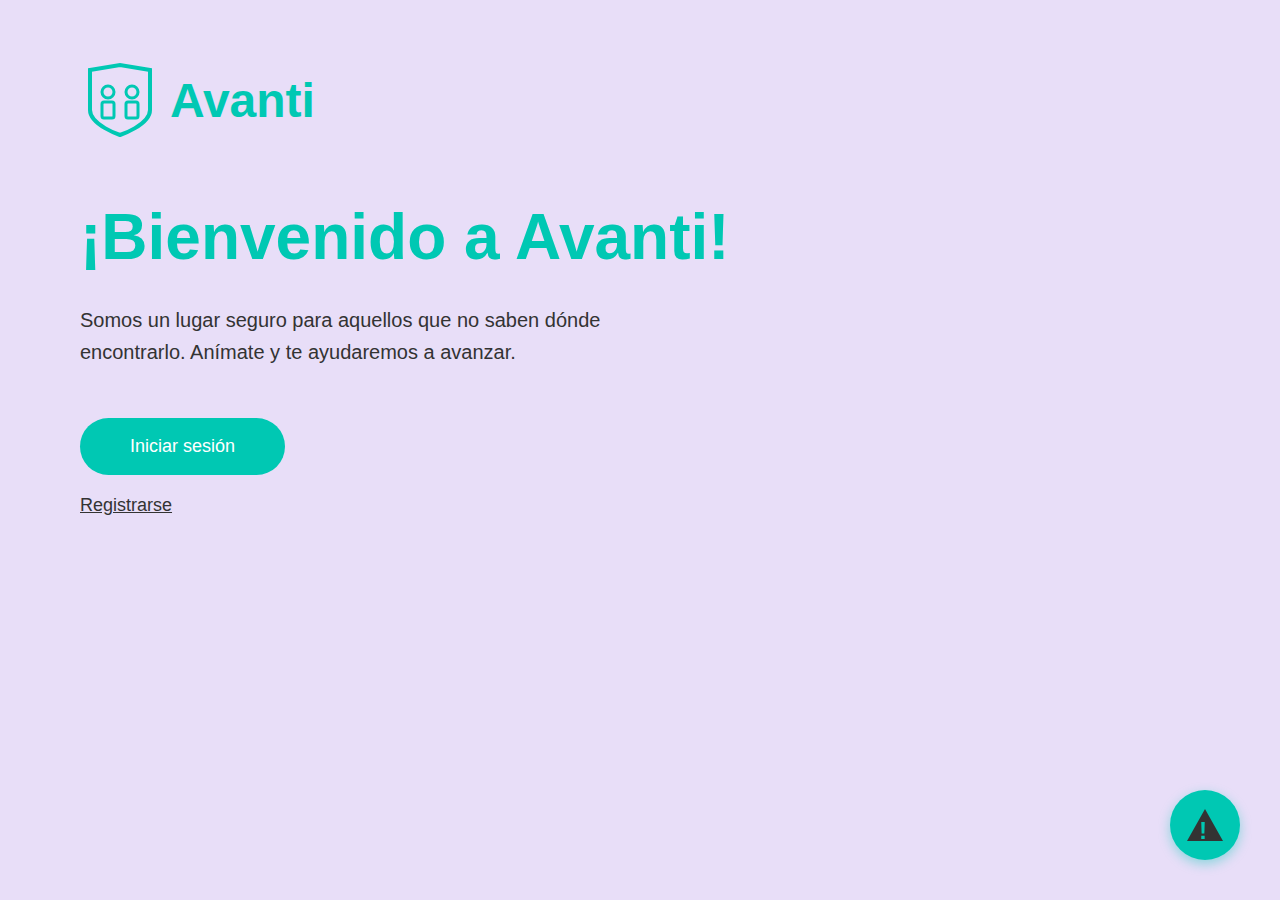
<file: avanti_practica/avanti_practica/templates/login.html>
<!DOCTYPE html>
<html lang="es">
<head>
    <meta charset="UTF-8">
    <meta name="viewport" content="width=device-width, initial-scale=1.0">
    <title>Avanti - Página de Inicio</title>
    <style>
        * {
            margin: 0;
            padding: 0;
            box-sizing: border-box;
        }

        body {
            font-family: -apple-system, BlinkMacSystemFont, 'Segoe UI', Roboto, Oxygen, Ubuntu, Cantarell, sans-serif;
            background-color: #E8DEF8;
            min-height: 100vh;
        }

        .browser-bar {
            background-color: #fff;
            padding: 12px 20px;
            border-bottom: 3px solid #00C8B3;
            display: flex;
            align-items: center;
            gap: 15px;
        }

        .browser-controls {
            display: flex;
            gap: 10px;
            padding: 8px;
            border: 2px dashed #ccc;
            border-radius: 4px;
        }

        .control-btn {
            width: 24px;
            height: 24px;
            background: none;
            border: none;
            cursor: pointer;
            font-size: 18px;
            color: #666;
        }

        .url-bar {
            flex: 1;
            padding: 10px 15px;
            border: 2px dashed #00C8B3;
            border-radius: 4px;
            font-size: 14px;
            background-color: white;
            display: flex;
            align-items: center;
            gap: 8px;
        }

        .lock-icon {
            color: #666;
        }

        .user-icon {
            width: 40px;
            height: 40px;
            background-color: #888;
            border-radius: 50%;
            display: flex;
            align-items: center;
            justify-content: center;
            color: white;
            font-weight: bold;
        }

        .menu-icon {
            width: 40px;
            height: 40px;
            display: flex;
            flex-direction: column;
            align-items: center;
            justify-content: center;
            gap: 4px;
            border: 2px dashed #ccc;
            border-radius: 4px;
            cursor: pointer;
        }

        .menu-dot {
            width: 5px;
            height: 5px;
            background-color: #666;
            border-radius: 50%;
        }

        .container {
            max-width: 1200px;
            margin: 0 auto;
            padding: 60px 40px;
        }

        .logo {
            display: flex;
            align-items: center;
            gap: 10px;
            margin-bottom: 60px;
        }

        .logo-icon {
            width: 80px;
            height: 80px;
            position: relative;
        }

        .shield {
            width: 100%;
            height: 100%;
            border: 4px solid #00C8B3;
            border-radius: 12px 12px 20px 20px;
            position: relative;
            display: flex;
            align-items: center;
            justify-content: center;
        }

        .people {
            display: flex;
            gap: 4px;
        }

        .person {
            width: 20px;
            height: 20px;
            border: 3px solid #00C8B3;
            border-radius: 50%;
        }

        .person-body {
            width: 16px;
            height: 16px;
            border: 3px solid #00C8B3;
            border-radius: 4px;
            margin-top: 2px;
        }

        .logo-text {
            font-size: 48px;
            font-weight: bold;
            color: #00C8B3;
        }

        .welcome-title {
            font-size: 64px;
            font-weight: bold;
            color: #00C8B3;
            margin-bottom: 30px;
        }

        .welcome-text {
            font-size: 20px;
            color: #333;
            line-height: 1.6;
            margin-bottom: 50px;
            max-width: 600px;
        }

        .btn-primary {
            background-color: #00C8B3;
            color: white;
            border: none;
            padding: 18px 50px;
            font-size: 18px;
            border-radius: 50px;
            cursor: pointer;
            font-weight: 500;
            margin-bottom: 20px;
            transition: background-color 0.3s;
        }

        .btn-primary:hover {
            background-color: #00b09d;
        }

        .register-link {
            color: #333;
            text-decoration: underline;
            font-size: 18px;
            cursor: pointer;
        }

        .register-link:hover {
            color: #00C8B3;
        }

        .alert-btn {
            position: fixed;
            bottom: 40px;
            right: 40px;
            width: 70px;
            height: 70px;
            background-color: #00C8B3;
            border: none;
            border-radius: 50%;
            cursor: pointer;
            display: flex;
            align-items: center;
            justify-content: center;
            box-shadow: 0 4px 12px rgba(0, 200, 179, 0.4);
            transition: transform 0.3s;
        }

        .alert-btn:hover {
            transform: scale(1.1);
        }

        .alert-icon {
            width: 0;
            height: 0;
            border-left: 18px solid transparent;
            border-right: 18px solid transparent;
            border-bottom: 32px solid #333;
            position: relative;
        }

        .alert-icon::after {
            content: '!';
            position: absolute;
            color: #00C8B3;
            font-size: 24px;
            font-weight: bold;
            top: 8px;
            left: -6px;
        }
    </style>
</head>
<body>
    <div class="container">
        <div class="logo">
            <div class="logo-icon">
                <svg viewBox="0 0 80 80" fill="none" xmlns="http://www.w3.org/2000/svg">
                    <path d="M10 10 L40 5 L70 10 L70 50 C70 65 40 75 40 75 C40 75 10 65 10 50 Z" stroke="#00C8B3" stroke-width="4" fill="none"/>
                    <circle cx="28" cy="32" r="6" stroke="#00C8B3" stroke-width="3" fill="none"/>
                    <circle cx="52" cy="32" r="6" stroke="#00C8B3" stroke-width="3" fill="none"/>
                    <rect x="22" y="42" width="12" height="16" rx="2" stroke="#00C8B3" stroke-width="3" fill="none"/>
                    <rect x="46" y="42" width="12" height="16" rx="2" stroke="#00C8B3" stroke-width="3" fill="none"/>
                </svg>
            </div>
            <div class="logo-text">Avanti</div>
        </div>

        <h1 class="welcome-title">¡Bienvenido a Avanti!</h1>
        
        <p class="welcome-text">
            Somos un lugar seguro para aquellos que no saben dónde encontrarlo. Anímate y te ayudaremos a avanzar.
        </p>

        <div>
            <button class="btn-primary">Iniciar sesión</button>
        </div>
        
        <a href="#" class="register-link">Registrarse</a>
    </div>

    <button class="alert-btn">
        <div class="alert-icon"></div>
    </button>
</body>
</html>
</file>
